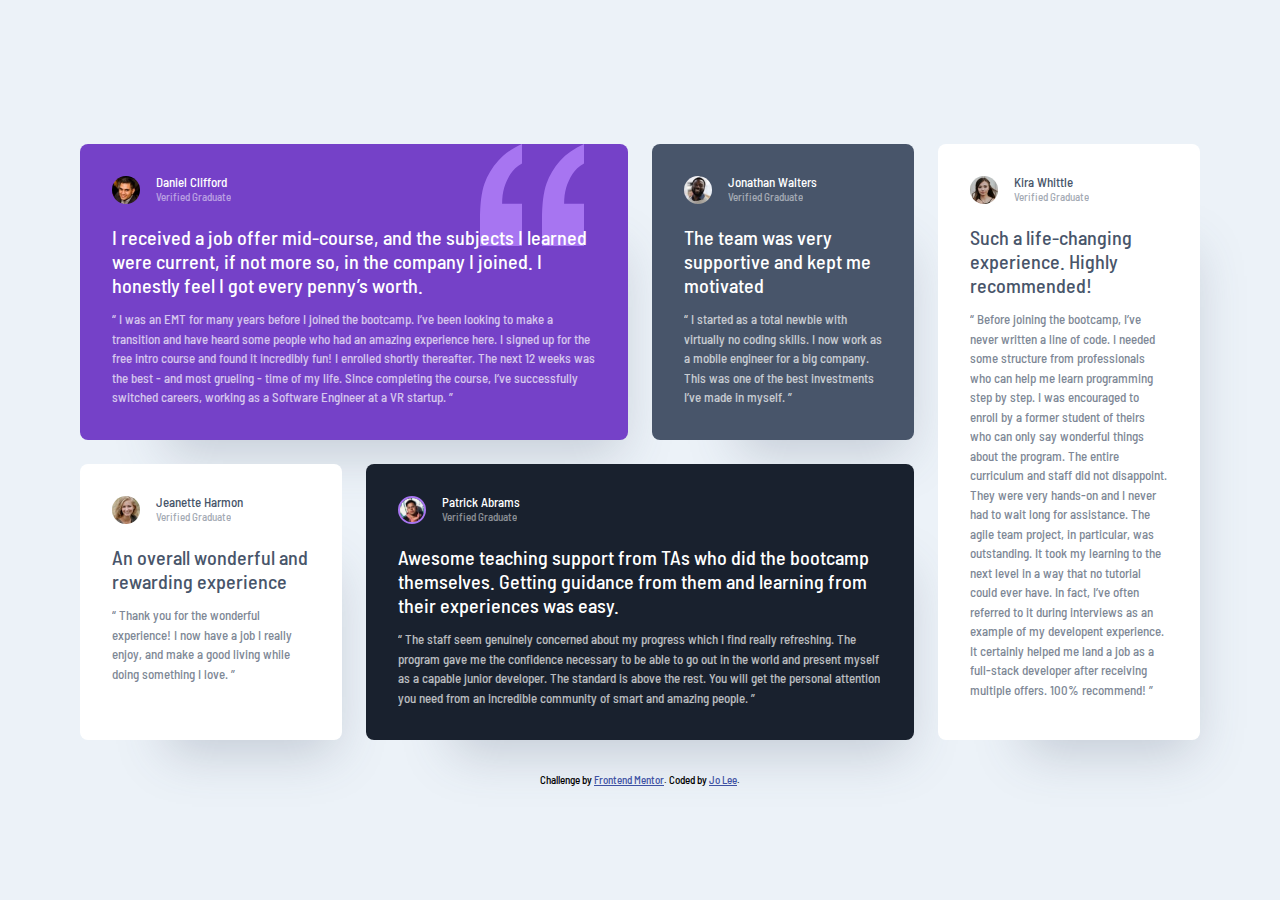
<file: testimonials-grid-section-main/index.html>
<!DOCTYPE html>
<html lang="en">
<head>
  <meta charset="UTF-8">
  <meta name="viewport" content="width=device-width, initial-scale=1.0"> <!-- displays site properly based on user's device -->

  <link rel="icon" type="image/png" sizes="32x32" href="./images/favicon-32x32.png">
  
  <title>Jo | Testimonials grid section</title>

  <!-- Feel free to remove these styles or customise in your own stylesheet 👍 -->
  <style>
    .attribution { font-size: 11px; text-align: center; }
    .attribution a { color: hsl(228, 45%, 44%); }
  </style>

  <!-- Google font -->
  <link rel="preconnect" href="https://fonts.googleapis.com">
  <link rel="preconnect" href="https://fonts.gstatic.com" crossorigin>
  <link href="https://fonts.googleapis.com/css2?family=Barlow+Semi+Condensed:wght@500;600&display=swap"
    rel="stylesheet">
  <!-- my css -->
  <link rel="stylesheet" href="style-start.css">

</head>
<body>
  <main class="testimonial-grid">
    <article class="testimonial grid-col-span-2 flow bg-primary-400 quote text-neutral-100">
      <div class="flex">
        <div>
          <img  src="./images/image-daniel.jpg" alt="daniel clifford">
        </div>
        <div>
          <h2 class="name">Daniel Clifford</h2>
          <p class="position">Verified Graduate</p>
        </div>
      </div>
      <p>
        I received a job offer mid-course, and the subjects I learned were current, if not more so,
        in the company I joined. I honestly feel I got every penny’s worth.
      </p>
      <p>
        “ I was an EMT for many years before I joined the bootcamp. I’ve been looking to make a
        transition and have heard some people who had an amazing experience here. I signed up
        for the free intro course and found it incredibly fun! I enrolled shortly thereafter.
        The next 12 weeks was the best - and most grueling - time of my life. Since completing
        the course, I’ve successfully switched careers, working as a Software Engineer at a VR startup. ”
      </p>
    </article>
    <article class="testimonial flow bg-secondary-400 text-neutral-100">
      <div class="flex">
        <div>
          <img src="./images/image-jonathan.jpg" alt="Jonathan Walters">
        </div>
        <div>
          <h2 class="name">Jonathan Walters</h2>
          <p class="position">Verified Graduate</p>
        </div>
      </div>
      <p>
        The team was very supportive and kept me motivated
      </p>
      <p>
        “ I started as a total newbie with virtually no coding skills. I now work as a mobile engineer
        for a big company. This was one of the best investments I’ve made in myself. ”
      </p>
    </article>
    <article class="testimonial flow bg-neutral-100 text-secondary-400">
      <div class="flex">
        <div>
          <img src="./images/image-jeanette.jpg" alt="Jeanette Harmon">
        </div>
        <div>
          <h2 class="name">Jeanette Harmon</h2>
          <p class="position">Verified Graduate</p>
        </div>
      </div>
      <p>
        An overall wonderful and rewarding experience</p>
      <p>
        “ Thank you for the wonderful experience! I now have a job I really enjoy, and make a good living
        while doing something I love. ”
      </p>
    </article>
    <article class="testimonial grid-col-span-2 flow bg-secondary-500 text-neutral-100">
      <div class="flex">
        <div>
          <img class="border-primary-400" src="./images/image-patrick.jpg" alt="Patrick Abrams">
        </div>
        <div>
          <h2 class="name">Patrick Abrams</h2>
          <p class="position">Verified Graduate</p>
        </div>
      </div>
      <p>
        Awesome teaching support from TAs who did the bootcamp themselves. Getting guidance from them and
        learning from their experiences was easy.
      </p>
      <p>
        “ The staff seem genuinely concerned about my progress which I find really refreshing. The program
        gave me the confidence necessary to be able to go out in the world and present myself as a capable
        junior developer. The standard is above the rest. You will get the personal attention you need from
        an incredible community of smart and amazing people. ”
      </p>
    </article>
    <article class="testimonial flow bg-neutral-100 text-secondary-400">
      <div class="flex">
        <div>
          <img src="./images/image-kira.jpg" alt="Kira Whittle">
        </div>
        <div>
          <h2 class="name">Kira Whittle</h2>
          <p class="position">Verified Graduate</p>
        </div>
      </div>
      <p>
        Such a life-changing experience. Highly recommended!
      </p>
      <p>
        “ Before joining the bootcamp, I’ve never written a line of code. I needed some structure from
        professionals who can help me learn programming step by step. I was encouraged to enroll by a former
        student of theirs who can only say wonderful things about the program. The entire curriculum and staff
        did not disappoint. They were very hands-on and I never had to wait long for assistance. The agile team
        project, in particular, was outstanding. It took my learning to the next level in a way that no tutorial
        could ever have. In fact, I’ve often referred to it during interviews as an example of my developent
        experience. It certainly helped me land a job as a full-stack developer after receiving multiple offers.
        100% recommend! ”
      </p>
    </article>
  </main>
  
  <div class="attribution">
    Challenge by <a href="https://www.frontendmentor.io/challenges/testimonials-grid-section-Nnw6J7Un7/hub" target="_blank">Frontend Mentor</a>. 
    Coded by <a href="https://www.frontendmentor.io/profile/leeejo">Jo Lee</a>.
  </div>
</body>
</html>
</file>
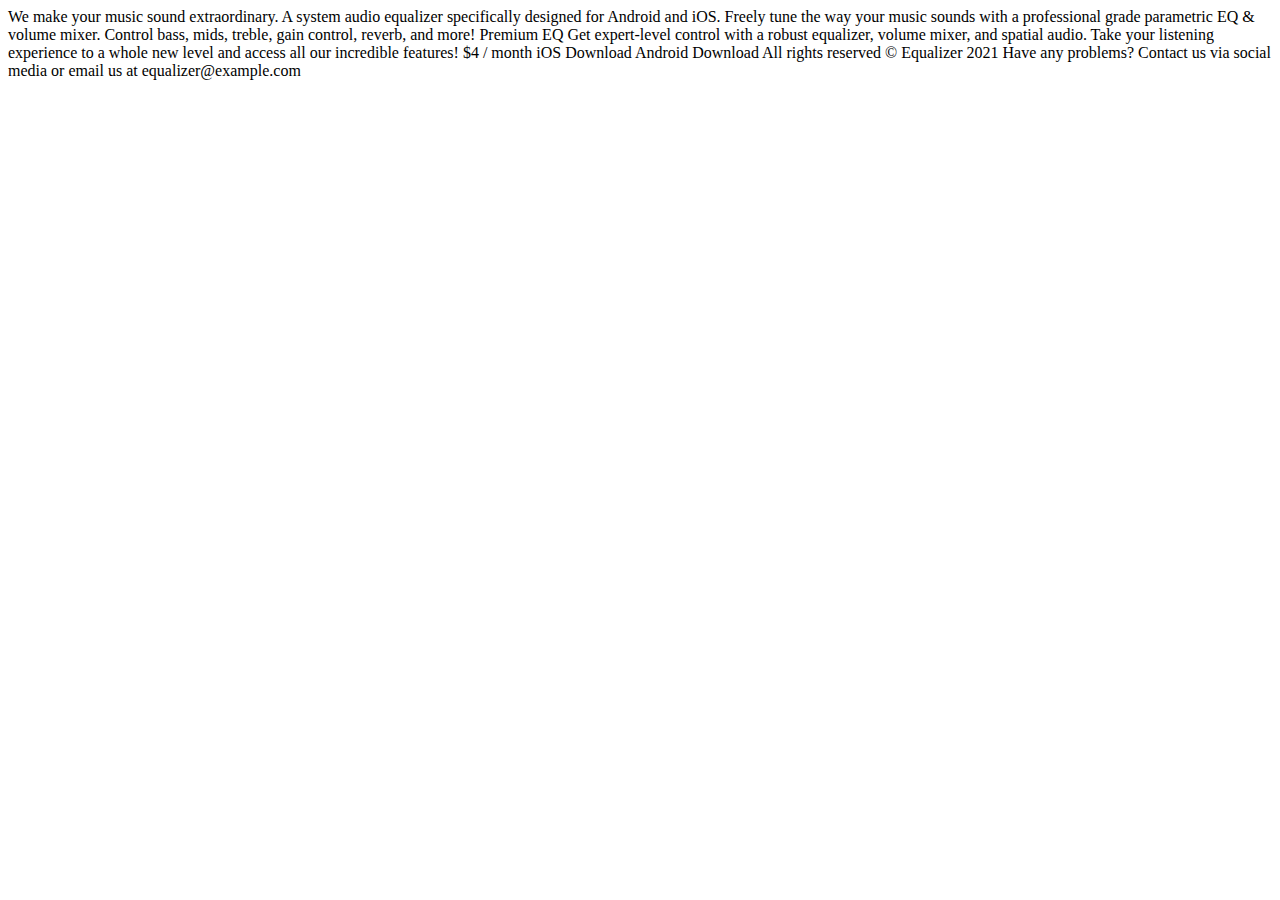
<file: equalizer-landing-page/starter-code/index.html>
<!DOCTYPE html>
<html lang="en">
<head>
  <meta charset="UTF-8">
  <meta name="viewport" content="width=device-width, initial-scale=1.0">

  <link rel="icon" type="image/png" sizes="32x32" href="./assets/favicon-32x32.png">
  
  <title>Frontend Mentor | Equalizer landing page</title>
</head>
<body>

  We make your music sound extraordinary.

  A system audio equalizer specifically designed for Android and iOS. Freely tune the 
  way your music sounds with a professional grade parametric EQ & volume mixer. Control 
  bass, mids, treble, gain control, reverb, and more!

  Premium EQ

  Get expert-level control with a robust equalizer, volume mixer, and spatial audio. Take 
  your listening experience to a whole new level and access all our incredible features!

  $4 / month

  iOS Download
  Android Download

  All rights reserved © Equalizer 2021
  Have any problems? Contact us via social media or email us at equalizer@example.com

</body>
</html>
</file>
<file: testimonials-grid-section-main/style-start.css>
:root {
  --clr-primary-400: 263 55% 52%;
  --clr-secondary-400: 217 19% 35%;
  --clr-secondary-500: 219 29% 14%;
  --clr-neutral-100: 0 0% 100%;
  --clr-neutral-200: 210 46% 95%;
  --clr-neutral-300: 0 0% 81%;

  --ff-primary: "Barlow Semi Condensed", sans-serif;

  --fw-400: 500;
  --fw-700: 600;

  --fs-300: 0.6875rem;
  --fs-400: 0.8125rem;
  --fs-500: 1.25rem;
}

/* Box sizing rules */
*,
*::before,
*::after {
  box-sizing: border-box;
}

/* Remove default margin */
body,
h1,
h2,
h3,
h4,
p,
figure,
blockquote,
dl,
dd {
  margin: 0;
}

/* Remove list styles on ul, ol elements with a list role, which suggests default styling will be removed */
ul[role="list"],
ol[role="list"] {
  list-style: none;
}

/* Set core root defaults */
html:focus-within {
  scroll-behavior: smooth;
}

/* Set core body defaults */
body {
  min-height: 100vh;
  text-rendering: optimizeSpeed;
  line-height: 1.5;
}

/* A elements that don't have a class get default styles */
a:not([class]) {
  text-decoration-skip-ink: auto;
}

/* Make images easier to work with */
img,
picture {
  max-width: 100%;
  display: block;
}

/* Inherit fonts for inputs and buttons */
input,
button,
textarea,
select {
  font: inherit;
}

/* Remove all animations, transitions and smooth scroll for people that prefer not to see them */
@media (prefers-reduced-motion: reduce) {
  html:focus-within {
    scroll-behavior: auto;
  }

  *,
  *::before,
  *::after {
    animation-duration: 0.01ms !important;
    animation-iteration-count: 1 !important;
    transition-duration: 0.01ms !important;
    scroll-behavior: auto !important;
  }
}

body {
  display: grid;
  place-content: center;
  min-height: 100vh;

  font-family: var(--ff-primary);
  font-weight: var(--fw-400);

  background-color: hsl(var(--clr-neutral-200));
}

h1,
h2,
h3 {
  font-weight: var(--fw-700);
}

/* utilities */
.flex {
  display: flex;
  gap: var(--gap, 1rem);
}

.flow > *:where(:not(:first-child)) {
  margin-top: var(--flow-spacer, 1em);
}

.bg-primary-400 {
  background: hsl(var(--clr-primary-400));
}
.bg-secondary-400 {
  background: hsl(var(--clr-secondary-400));
}
.bg-secondary-500 {
  background: hsl(var(--clr-secondary-500));
}

.bg-neutral-100 {
  background: hsl(var(--clr-neutral-100));
}

.text-neutral-100 {
  color: hsl(var(--clr-neutral-100));
}
.text-secondary-400 {
  color: hsl(var(--clr-secondary-400));
}
.border-primary-400 {
  border: 2px solid #a775f1;
}

/* components */
.testimonial-grid {
  display: grid;
  gap: 1.5rem;
  grid-auto-columns: 1fr;
  grid-template-areas: 
  'one'
  'two'
  'three'
  'four'
  'five';

  padding-block: 2rem;
  width: min(95%, 70rem);
  margin-inline: auto;
}

.testimonial:nth-child(1) {
  grid-area: one;
}

.testimonial:nth-child(2) {
  grid-area: two;
}

.testimonial:nth-child(3) {
  grid-area: three;
}

.testimonial:nth-child(4) {
  grid-area: four;
}

.testimonial:nth-child(5) {
  grid-area: five;
}

@media (min-width: 30em) {
  .testimonial-grid {
    grid-template-areas: 
    'one one'
    'two five'
    'three five'
    'four four';
  }
 } 

@media (min-width: 50em) {
.testimonial-grid {
  grid-template-areas: 
  'one one two five'
  'three four four five';
}
} 

.testimonial {
  font-size: var(--fs-400);
  padding: 2rem;
  border-radius: 0.5rem;
  box-shadow: 2.5rem 3.75rem 3rem -3rem hsl(var(--clr-secondary-400) / 0.25);
}

.testimonial.quote {
  background-image: url("./images/bg-pattern-quotation.svg");
  background-repeat: no-repeat;
  background-position: top right 10%;
}

.testimonial img {
  width: 1.75rem;
  aspect-ratio: 1;
  border-radius: 50%;
}

.testimonial .name {
  font-size: var(--fs-400);
  font-weight: var(--fw-400);
  line-height: 1;
}

.testimonial .position {
  font-size: var(--fs-300);
  opacity: 0.5;
}

.testimonial > p:first-of-type {
  font-size: var(--fs-500);
  line-height: 1.2;
}

.testimonial > p:last-of-type {
  opacity: 0.7;
}
</file>
